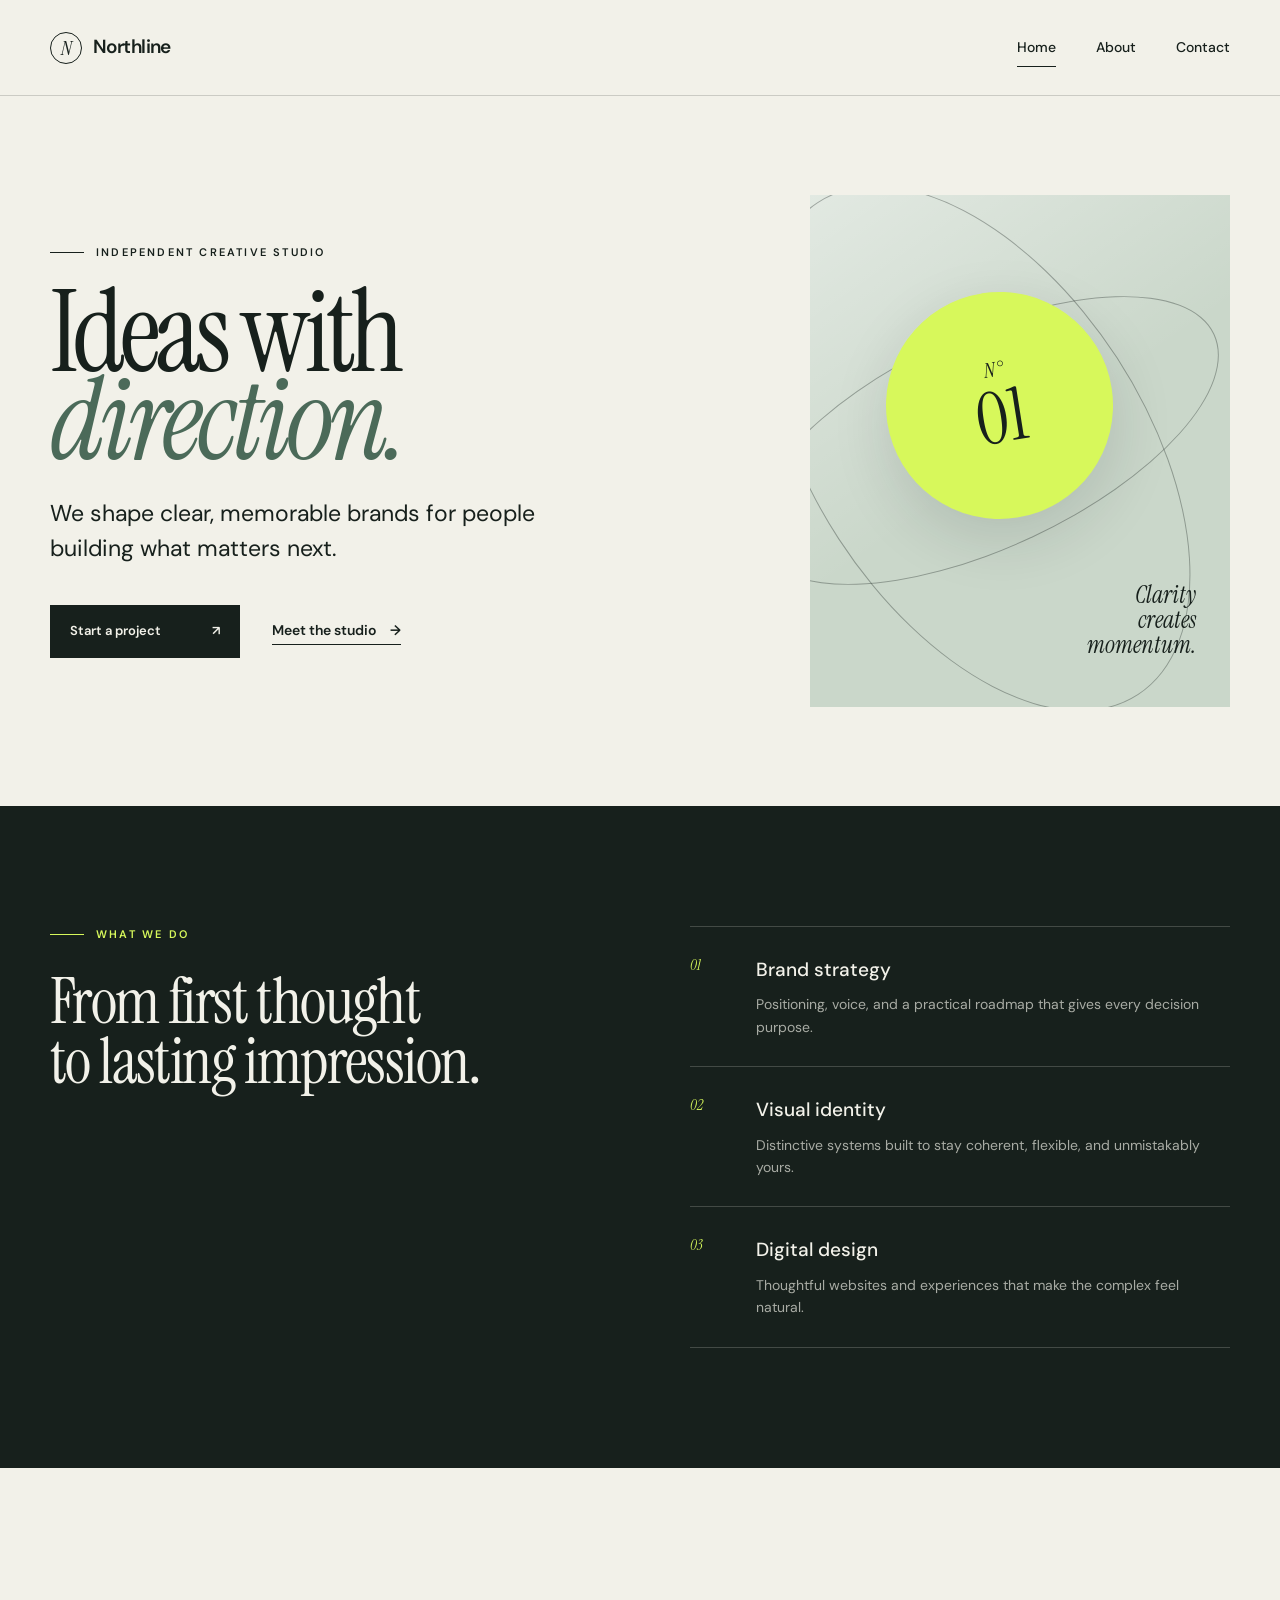
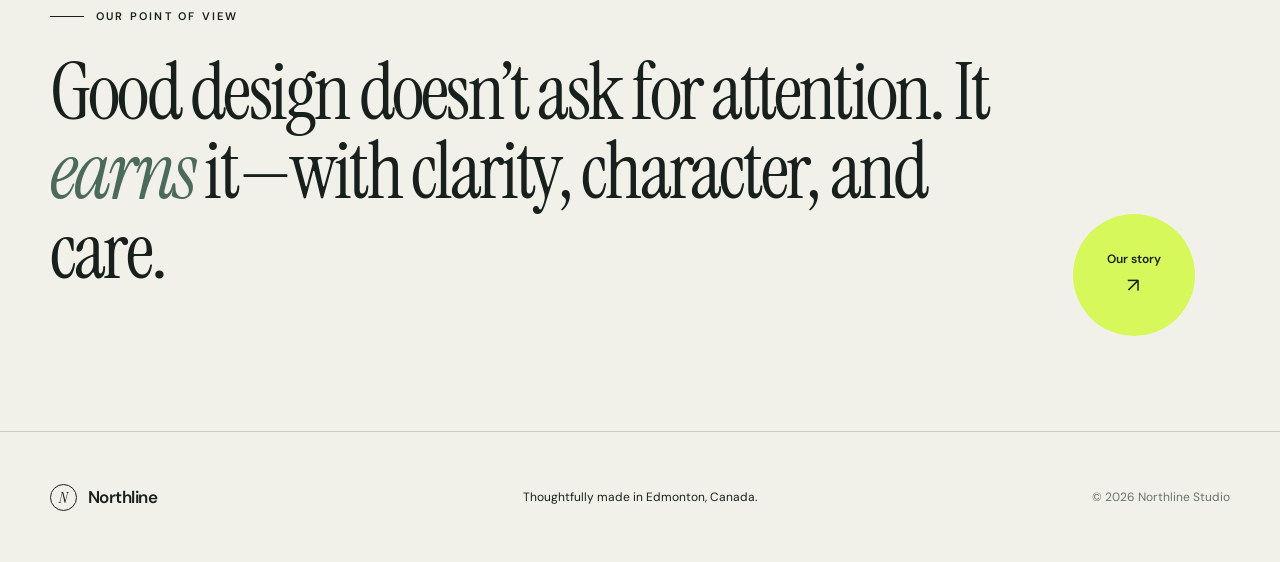
<file: index.html>
<!doctype html>
<html lang="en">
<head>
  <meta charset="utf-8">
  <meta name="viewport" content="width=device-width, initial-scale=1">
  <meta name="description" content="Northline is an independent creative studio building thoughtful brands and digital experiences.">
  <title>Northline — Ideas with direction</title>
  <link rel="stylesheet" href="site.css">
</head>
<body>
  <header class="site-header">
    <a class="brand" href="index.html" aria-label="Northline home"><span class="brand-mark" aria-hidden="true">N</span><span>Northline</span></a>
    <nav aria-label="Main navigation"><a class="active" href="index.html" aria-current="page">Home</a><a href="about.html">About</a><a href="contact.html">Contact</a></nav>
  </header>
  <main>
    <section class="hero wrap">
      <div class="hero-copy"><p class="eyebrow"><span></span> Independent creative studio</p><h1>Ideas with<br><em>direction.</em></h1><p class="hero-intro">We shape clear, memorable brands for people building what matters next.</p><div class="hero-actions"><a class="button button-dark" href="contact.html">Start a project <span aria-hidden="true">↗</span></a><a class="text-link" href="about.html">Meet the studio <span aria-hidden="true">→</span></a></div></div>
      <div class="hero-art" aria-hidden="true"><div class="orbit orbit-one"></div><div class="orbit orbit-two"></div><div class="art-disc"><span>N°</span><strong>01</strong></div><p>Clarity<br>creates<br>momentum.</p></div>
    </section>
    <section class="services-band"><div class="wrap services-grid"><div><p class="eyebrow eyebrow-light"><span></span> What we do</p><h2>From first thought<br>to lasting impression.</h2></div><div class="service-list"><article><span>01</span><div><h3>Brand strategy</h3><p>Positioning, voice, and a practical roadmap that gives every decision purpose.</p></div></article><article><span>02</span><div><h3>Visual identity</h3><p>Distinctive systems built to stay coherent, flexible, and unmistakably yours.</p></div></article><article><span>03</span><div><h3>Digital design</h3><p>Thoughtful websites and experiences that make the complex feel natural.</p></div></article></div></div></section>
    <section class="statement wrap"><p class="eyebrow"><span></span> Our point of view</p><p class="statement-copy">Good design doesn’t ask for attention. It <em>earns</em> it—with clarity, character, and care.</p><a class="round-link" href="about.html" aria-label="Read about Northline"><span>Our story</span><b aria-hidden="true">↗</b></a></section>
  </main>
  <footer><div class="wrap footer-inner"><a class="brand brand-footer" href="index.html"><span class="brand-mark">N</span><span>Northline</span></a><p>Thoughtfully made in Edmonton, Canada.</p><p>© 2026 Northline Studio</p></div></footer>
  <script src="tracker.js" data-endpoint="https://guneet-w.cmput393.dev" data-site-id="demo-site"></script>
  <script src="tracker.js" data-endpoint="https://guneet-r.cmput393.dev" data-site-id="demo-site"></script>
</body>
</html>
</file>
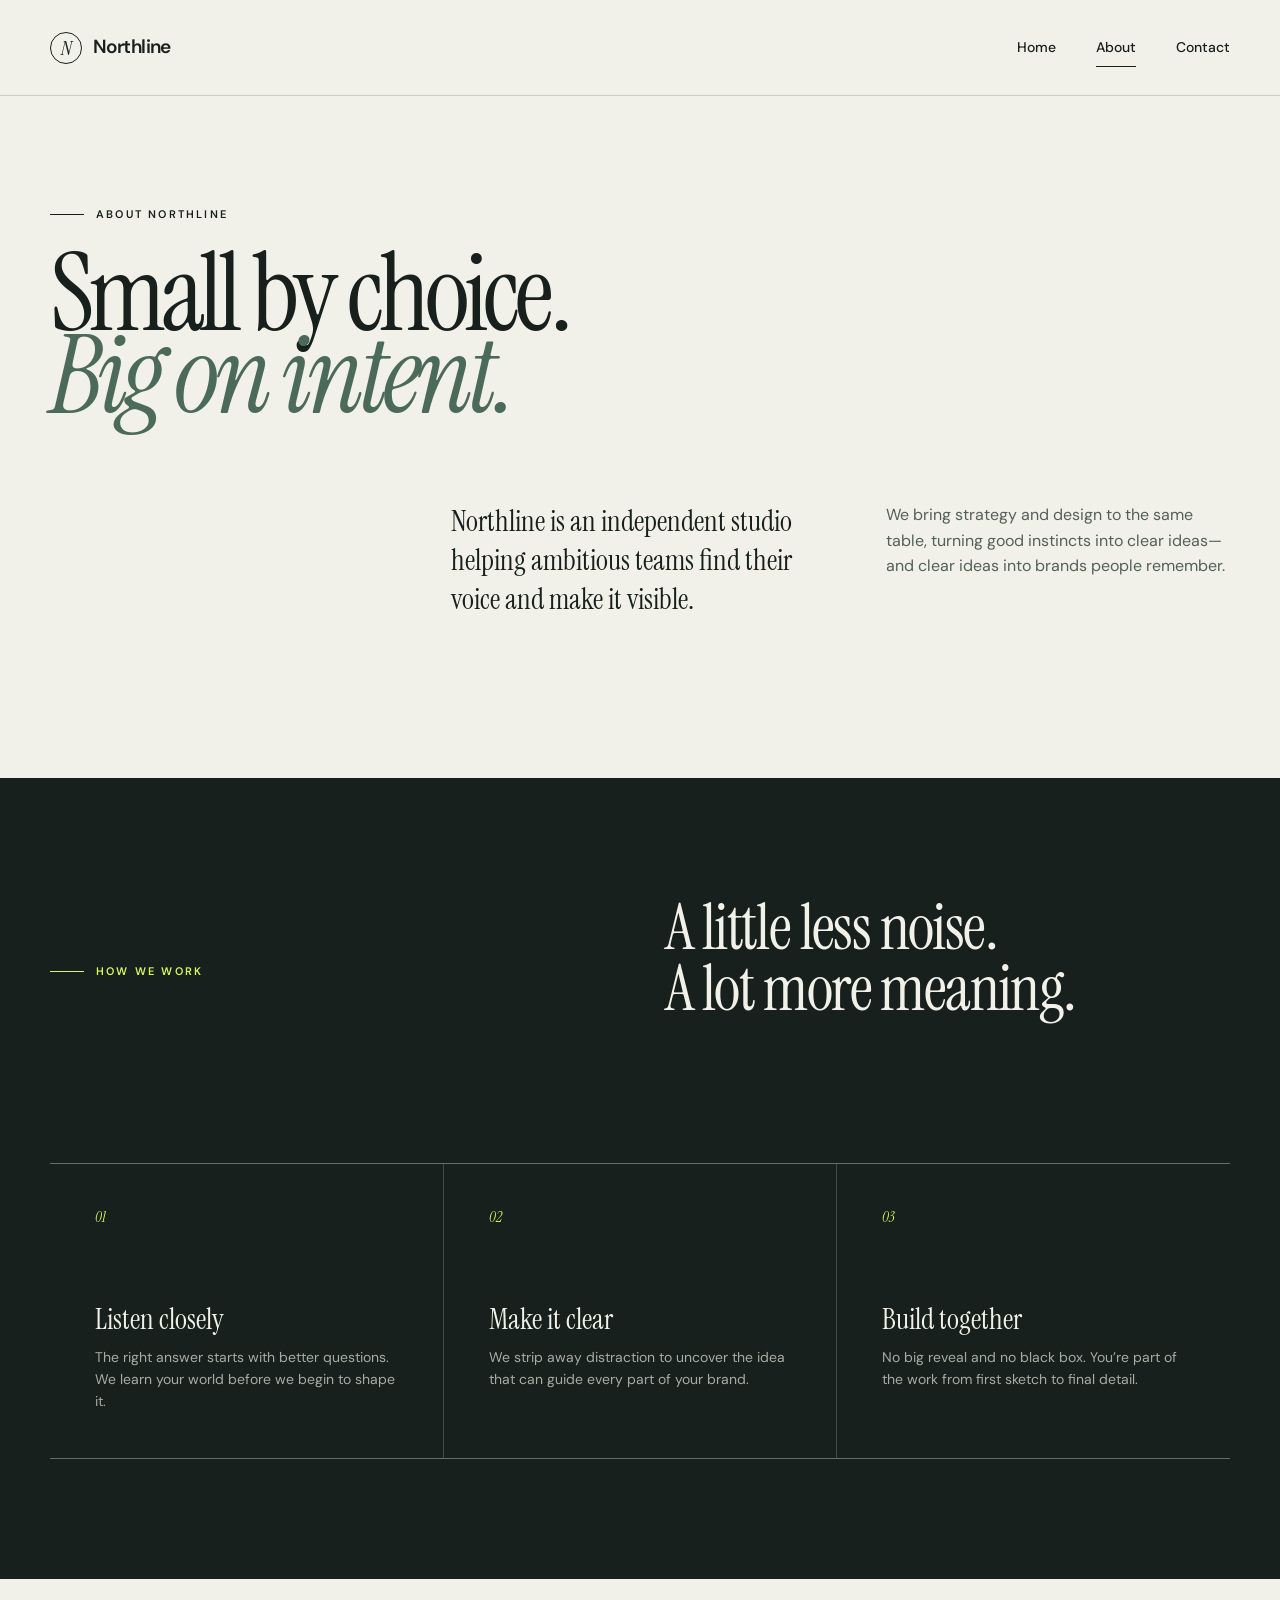
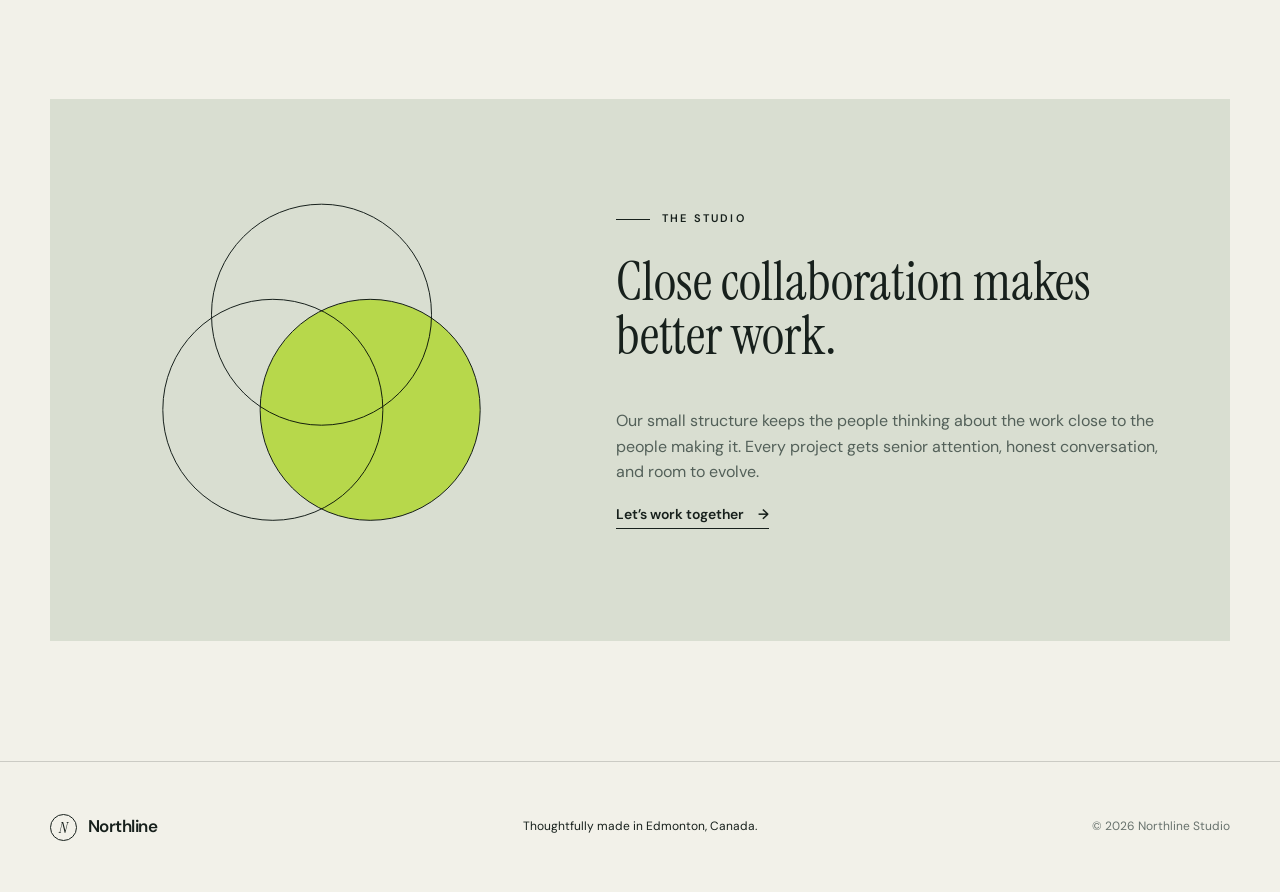
<file: about.html>
<!doctype html>
<html lang="en">
<head><meta charset="utf-8"><meta name="viewport" content="width=device-width, initial-scale=1"><meta name="description" content="Meet Northline, a small independent creative studio with a thoughtful approach to brand and digital design."><title>About — Northline</title><link rel="stylesheet" href="site.css"></head>
<body>
  <header class="site-header"><a class="brand" href="index.html" aria-label="Northline home"><span class="brand-mark" aria-hidden="true">N</span><span>Northline</span></a><nav aria-label="Main navigation"><a href="index.html">Home</a><a class="active" href="about.html" aria-current="page">About</a><a href="contact.html">Contact</a></nav></header>
  <main>
    <section class="page-hero wrap"><p class="eyebrow"><span></span> About Northline</p><h1>Small by choice.<br><em>Big on intent.</em></h1><div class="page-lede"><p>Northline is an independent studio helping ambitious teams find their voice and make it visible.</p><p>We bring strategy and design to the same table, turning good instincts into clear ideas—and clear ideas into brands people remember.</p></div></section>
    <section class="values-section"><div class="wrap"><div class="section-heading"><p class="eyebrow eyebrow-light"><span></span> How we work</p><h2>A little less noise.<br>A lot more meaning.</h2></div><div class="values-grid"><article><span class="value-number">01</span><h3>Listen closely</h3><p>The right answer starts with better questions. We learn your world before we begin to shape it.</p></article><article><span class="value-number">02</span><h3>Make it clear</h3><p>We strip away distraction to uncover the idea that can guide every part of your brand.</p></article><article><span class="value-number">03</span><h3>Build together</h3><p>No big reveal and no black box. You’re part of the work from first sketch to final detail.</p></article></div></div></section>
    <section class="studio-note wrap"><div class="note-card"><div class="note-symbol" aria-hidden="true"><i></i><i></i><i></i></div><div><p class="eyebrow"><span></span> The studio</p><h2>Close collaboration makes better work.</h2><p>Our small structure keeps the people thinking about the work close to the people making it. Every project gets senior attention, honest conversation, and room to evolve.</p><a class="text-link" href="contact.html">Let’s work together <span aria-hidden="true">→</span></a></div></div></section>
  </main>
  <footer><div class="wrap footer-inner"><a class="brand brand-footer" href="index.html"><span class="brand-mark">N</span><span>Northline</span></a><p>Thoughtfully made in Edmonton, Canada.</p><p>© 2026 Northline Studio</p></div></footer>
  <script src="tracker.js" data-endpoint="https://guneet-w.cmput393.dev" data-site-id="demo-site"></script>
  <script src="tracker.js" data-endpoint="https://guneet-r.cmput393.dev" data-site-id="demo-site"></script>
</body></html>
</file>
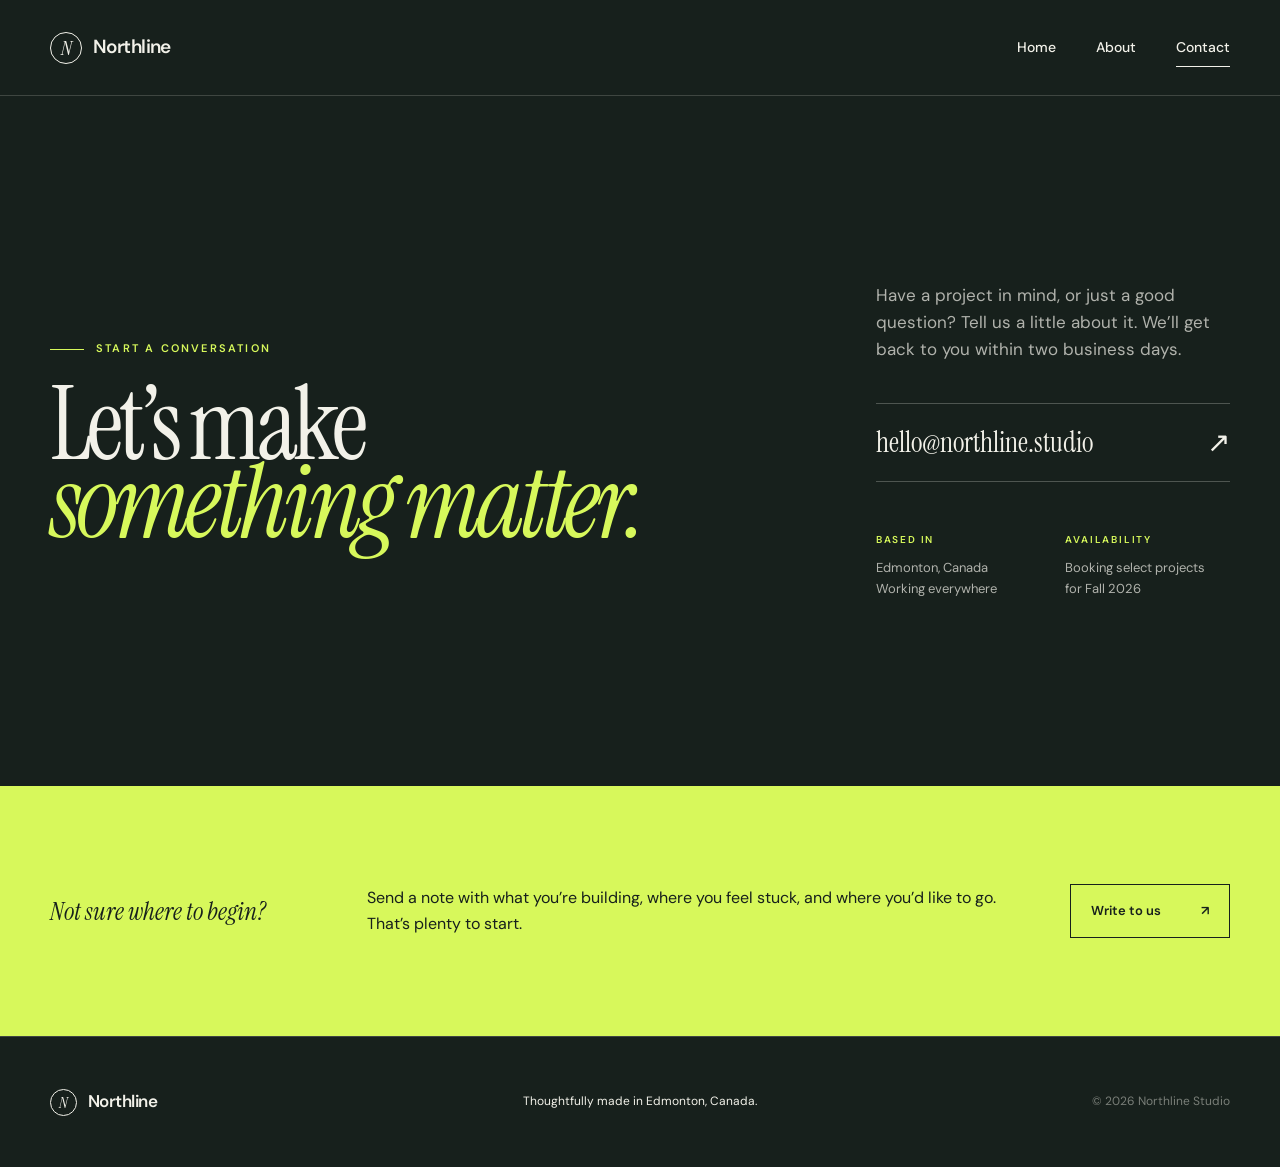
<file: contact.html>
<!doctype html>
<html lang="en">
<head><meta charset="utf-8"><meta name="viewport" content="width=device-width, initial-scale=1"><meta name="description" content="Start a conversation with Northline about your next brand or digital project."><title>Contact — Northline</title><link rel="stylesheet" href="site.css"></head>
<body class="contact-page">
  <header class="site-header site-header-dark"><a class="brand" href="index.html" aria-label="Northline home"><span class="brand-mark" aria-hidden="true">N</span><span>Northline</span></a><nav aria-label="Main navigation"><a href="index.html">Home</a><a href="about.html">About</a><a class="active" href="contact.html" aria-current="page">Contact</a></nav></header>
  <main>
    <section class="contact-hero wrap"><div class="contact-heading"><p class="eyebrow eyebrow-light"><span></span> Start a conversation</p><h1>Let’s make<br><em>something matter.</em></h1></div><div class="contact-details"><p>Have a project in mind, or just a good question? Tell us a little about it. We’ll get back to you within two business days.</p><a class="email-link" href="mailto:hello@northline.studio">hello@northline.studio <span aria-hidden="true">↗</span></a><dl><div><dt>Based in</dt><dd>Edmonton, Canada<br>Working everywhere</dd></div><div><dt>Availability</dt><dd>Booking select projects<br>for Fall 2026</dd></div></dl></div></section>
    <section class="contact-prompt"><div class="wrap prompt-inner"><p>Not sure where to begin?</p><p>Send a note with what you’re building, where you feel stuck, and where you’d like to go. That’s plenty to start.</p><a class="button button-light" href="mailto:hello@northline.studio?subject=New%20project%20inquiry">Write to us <span aria-hidden="true">↗</span></a></div></section>
  </main>
  <footer class="footer-dark"><div class="wrap footer-inner"><a class="brand brand-footer" href="index.html"><span class="brand-mark">N</span><span>Northline</span></a><p>Thoughtfully made in Edmonton, Canada.</p><p>© 2026 Northline Studio</p></div></footer>
  <script src="tracker.js" data-endpoint="https://guneet-w.cmput393.dev" data-site-id="demo-site"></script>
  <script src="tracker.js" data-endpoint="https://guneet-r.cmput393.dev" data-site-id="demo-site"></script>
</body></html>
</file>
<file: site.css>
@import url('https://fonts.googleapis.com/css2?family=DM+Sans:wght@400;500;600&family=Instrument+Serif:ital@0;1&display=swap');
:root{--ink:#17201c;--paper:#f2f1e9;--lime:#d7f85b;--line:rgba(23,32,28,.18);--serif:"Instrument Serif",Georgia,serif;--sans:"DM Sans",Arial,sans-serif}
*{box-sizing:border-box}html{scroll-behavior:smooth}body{margin:0;background:var(--paper);color:var(--ink);font:16px/1.6 var(--sans);-webkit-font-smoothing:antialiased}a{color:inherit;text-decoration:none}.wrap{width:min(1180px,calc(100% - 64px));margin-inline:auto}
.site-header{height:96px;display:flex;align-items:center;justify-content:space-between;padding:0 max(32px,calc((100vw - 1180px)/2));border-bottom:1px solid var(--line)}.brand{display:inline-flex;align-items:center;gap:11px;font-weight:600;font-size:19px;letter-spacing:-.03em}.brand-mark{display:grid;place-items:center;width:32px;height:32px;border:1px solid;border-radius:50%;font:italic 20px var(--serif)}nav{display:flex;gap:40px}nav a{position:relative;font-size:14px;font-weight:500}nav a:after{content:"";position:absolute;left:0;right:100%;bottom:-8px;height:1px;background:currentColor;transition:right .25s}nav a:hover:after,nav a.active:after{right:0}
h1,h2,h3,p{margin-top:0}.eyebrow{display:flex;align-items:center;gap:12px;margin:0 0 28px;font-size:11px;font-weight:600;letter-spacing:.2em;text-transform:uppercase}.eyebrow span{width:34px;height:1px;background:currentColor}.eyebrow-light{color:var(--lime)}h1{margin-bottom:32px;font:400 clamp(4.5rem,9vw,8.5rem)/.76 var(--serif);letter-spacing:-.045em}h1 em,h2 em,.statement-copy em{font-weight:400;color:#4b6a59}
.hero{min-height:710px;display:grid;grid-template-columns:1.25fr .75fr;align-items:center;gap:60px;padding-block:90px}.hero-intro{max-width:530px;margin-bottom:40px;font-size:clamp(18px,2vw,23px);line-height:1.5}.hero-actions{display:flex;align-items:center;gap:32px}.button{display:inline-flex;align-items:center;justify-content:space-between;gap:32px;padding:16px 20px;min-width:190px;font-size:13px;font-weight:600;transition:.2s}.button:hover{transform:translateY(-2px)}.button-dark{background:var(--ink);color:var(--paper)}.text-link{display:inline-flex;gap:14px;align-items:center;font-size:14px;font-weight:600;border-bottom:1px solid;padding-bottom:3px}.text-link span,.email-link span{transition:transform .2s}.text-link:hover span,.email-link:hover span{transform:translate(3px,-2px)}
.hero-art{position:relative;aspect-ratio:.82;max-height:520px;overflow:hidden;background:#cad7ca;isolation:isolate}.hero-art:before{content:"";position:absolute;inset:0;background:linear-gradient(145deg,rgba(255,255,255,.45),transparent 50%)}.art-disc{position:absolute;z-index:2;left:18%;top:19%;width:54%;aspect-ratio:1;border-radius:50%;background:var(--lime);display:flex;flex-direction:column;align-items:center;justify-content:center;transform:rotate(-9deg);box-shadow:0 20px 60px #17201c22}.art-disc span{font:italic 20px var(--serif)}.art-disc strong{font:400 72px/1 var(--serif)}.hero-art>p{position:absolute;z-index:2;right:8%;bottom:5%;font:italic 24px/1.05 var(--serif);text-align:right}.orbit{position:absolute;border:1px solid #17201c55;border-radius:50%;transform:rotate(-25deg)}.orbit-one{width:120%;height:42%;left:-18%;top:27%}.orbit-two{width:140%;height:65%;left:-30%;top:17%;transform:rotate(57deg)}
.services-band,.values-section{background:var(--ink);color:var(--paper);padding:120px 0}.services-grid{display:grid;grid-template-columns:1fr 1fr;gap:100px}.services-grid h2,.section-heading h2{font:400 clamp(2.8rem,5vw,5rem)/.95 var(--serif);letter-spacing:-.025em}.service-list article{display:grid;grid-template-columns:50px 1fr;gap:16px;padding:28px 0;border-top:1px solid #f2f1e933}.service-list article:last-child{border-bottom:1px solid #f2f1e933}.service-list article>span,.value-number{font:italic 15px var(--serif);color:var(--lime)}.service-list h3,.values-grid h3{margin-bottom:8px;font-size:19px;font-weight:500}.service-list p,.values-grid p{margin:0;color:#f2f1e9aa;font-size:14px}.statement{position:relative;padding-block:140px}.statement-copy{max-width:1000px;margin:0;font:400 clamp(3rem,6.2vw,6rem)/1 var(--serif);letter-spacing:-.035em}.round-link{position:absolute;right:3%;bottom:95px;width:122px;height:122px;border-radius:50%;background:var(--lime);display:flex;flex-direction:column;align-items:center;justify-content:center;font-size:12px;font-weight:600;transition:.25s}.round-link:hover{transform:rotate(5deg) scale(1.04)}.round-link b{font-size:20px;font-weight:400}
footer{border-top:1px solid var(--line)}.footer-inner{min-height:130px;display:grid;grid-template-columns:1fr auto 1fr;align-items:center;gap:25px;font-size:12px}.footer-inner p{margin:0}.footer-inner p:last-child{text-align:right;color:#68726d}.brand-footer{font-size:17px}.brand-footer .brand-mark{width:27px;height:27px;font-size:16px}
.page-hero{padding-block:110px 130px}.page-hero h1{font-size:clamp(4.2rem,8.5vw,8rem);margin-bottom:85px}.page-lede{display:grid;grid-template-columns:1fr 1fr;gap:90px;margin-left:34%}.page-lede p:first-child{font:400 29px/1.35 var(--serif)}.page-lede p:last-child{color:#52605a}.section-heading{display:grid;grid-template-columns:1fr 1fr;gap:50px;margin-bottom:90px}.values-grid{display:grid;grid-template-columns:repeat(3,1fr);gap:1px;background:#f2f1e933;border-block:1px solid #f2f1e933}.values-grid article{background:var(--ink);padding:40px 45px 45px}.values-grid h3{margin-top:70px;font:400 29px var(--serif)}.studio-note{padding-block:120px}.note-card{display:grid;grid-template-columns:.85fr 1.15fr;gap:9%;align-items:center;background:#d9ded1;padding:70px}.note-card h2{font:400 clamp(2.5rem,4.2vw,4.2rem)/1 var(--serif)}.note-card p:not(.eyebrow){color:#536059}.note-symbol{position:relative;aspect-ratio:1;display:grid;place-items:center}.note-symbol i{position:absolute;width:55%;height:55%;border:1px solid;border-radius:50%}.note-symbol i:nth-child(1){transform:translateY(-25%)}.note-symbol i:nth-child(2){transform:translate(-22%,18%)}.note-symbol i:nth-child(3){transform:translate(22%,18%);background:var(--lime);mix-blend-mode:multiply}
.contact-page{background:var(--ink);color:var(--paper)}.site-header-dark{border-color:#f2f1e92e}.contact-hero{min-height:690px;display:grid;grid-template-columns:1.35fr .65fr;gap:90px;align-items:center;padding-block:90px}.contact-hero h1{font-size:clamp(4.4rem,8vw,8.2rem);margin:0}.contact-hero h1 em{color:var(--lime)}.contact-details>p{color:#f2f1e9b3;font-size:17px;margin-bottom:40px}.email-link{display:flex;justify-content:space-between;padding:20px 0;border-block:1px solid #f2f1e940;font:400 clamp(1.4rem,2.2vw,2rem) var(--serif)}.contact-details dl{display:grid;grid-template-columns:1fr 1fr;gap:25px;margin:50px 0 0}.contact-details dt{margin-bottom:10px;color:var(--lime);font-size:10px;font-weight:600;letter-spacing:.18em;text-transform:uppercase}.contact-details dd{margin:0;color:#f2f1e9b3;font-size:13px}.contact-prompt{background:var(--lime);color:var(--ink)}.prompt-inner{min-height:250px;display:grid;grid-template-columns:.6fr 1.5fr auto;gap:60px;align-items:center}.prompt-inner p{margin:0}.prompt-inner p:first-child{font:italic 25px var(--serif)}.button-light{border:1px solid;min-width:160px}.button-light:hover{background:var(--ink);color:var(--paper)}.footer-dark{border-color:#f2f1e92e}.footer-dark .footer-inner p:last-child{color:#f2f1e973}
@media(max-width:800px){.wrap{width:min(100% - 40px,600px)}.site-header{height:78px;padding-inline:20px}.brand{font-size:17px}nav{gap:20px}nav a{font-size:12px}.hero{grid-template-columns:1fr;padding-block:70px;gap:65px}.hero h1{font-size:clamp(4rem,20vw,6.5rem)}.hero-art{width:100%;max-height:none}.hero-actions{align-items:flex-start;flex-direction:column}.services-band,.values-section{padding:85px 0}.services-grid{grid-template-columns:1fr;gap:45px}.statement{padding-block:95px 190px}.round-link{left:20px;right:auto;bottom:50px;width:105px;height:105px}.footer-inner{padding-block:35px;grid-template-columns:1fr;gap:12px}.footer-inner p:last-child{text-align:left}.page-hero{padding-block:75px 90px}.page-hero h1{font-size:clamp(4rem,18vw,6rem);margin-bottom:60px}.page-lede{grid-template-columns:1fr;gap:20px;margin-left:0}.section-heading{grid-template-columns:1fr;gap:15px;margin-bottom:50px}.values-grid{grid-template-columns:1fr}.values-grid article{padding:35px 25px}.values-grid h3{margin-top:35px}.note-card{grid-template-columns:1fr;padding:35px 25px}.note-symbol{max-width:280px;margin:auto}.studio-note{padding-block:70px}.contact-hero{grid-template-columns:1fr;gap:60px;padding-block:75px 90px}.contact-hero h1{font-size:clamp(4rem,18vw,6.2rem)}.prompt-inner{padding-block:55px;grid-template-columns:1fr;gap:25px;min-height:0}.button-light{width:max-content}}
@media(max-width:430px){nav{gap:14px}.brand-mark{width:28px;height:28px}.brand{gap:8px}.hero{padding-top:55px}.page-lede p:first-child{font-size:25px}.contact-details dl{grid-template-columns:1fr}.email-link{font-size:20px}}@media(prefers-reduced-motion:reduce){*{scroll-behavior:auto!important;transition:none!important}}
</file>
